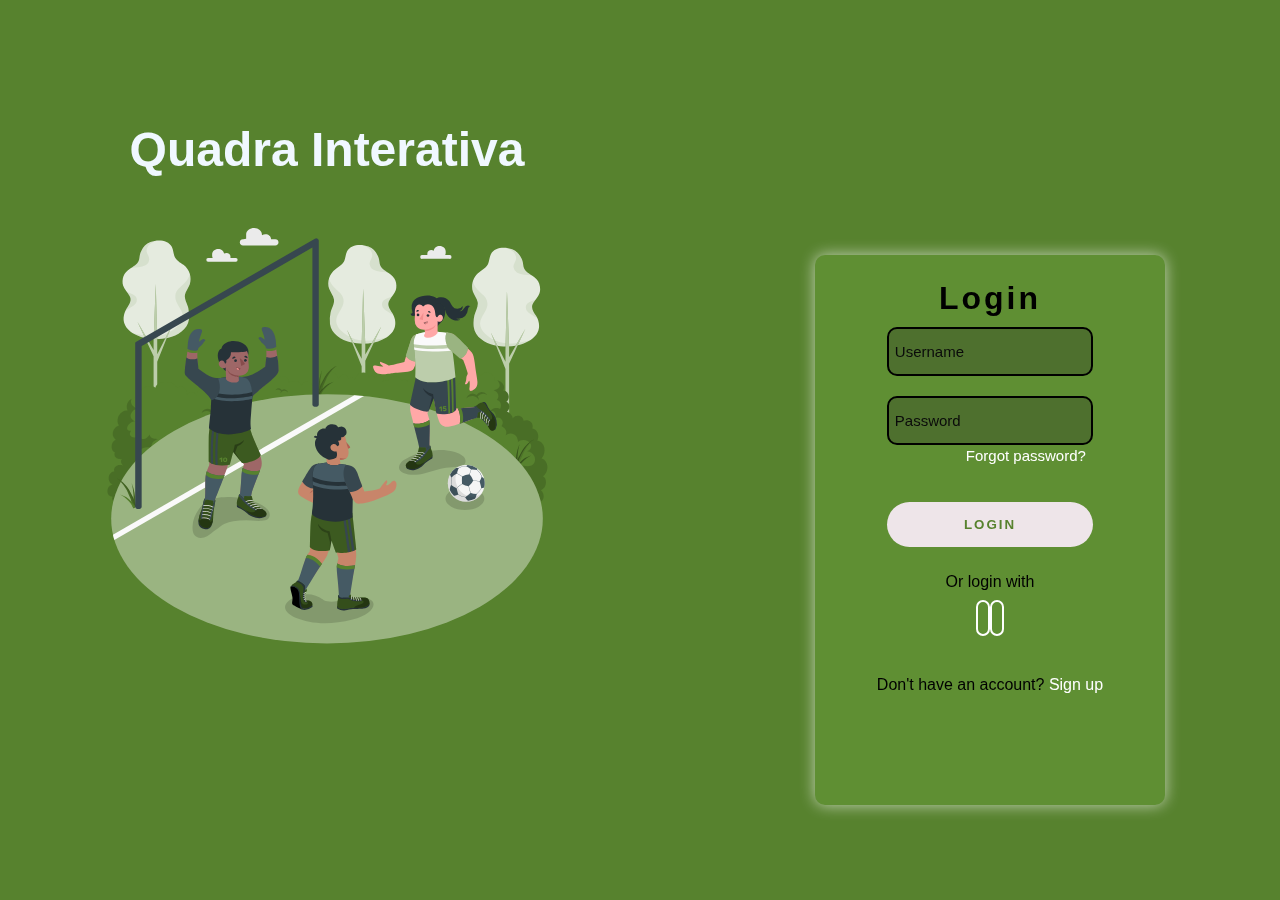
<file: Src/login/index.html>
<!DOCTYPE html>
<html lang="en">
<head>
    <meta charset="UTF-8">
    <meta name="viewport" content="width=device-width, initial-scale=1.0">
    <link rel="stylesheet" href="/Src/login/css/style.css">
    <link rel="stylesheet" href="https://cdnjs.cloudflare.com/ajax/libs/font-awesome/6.5.2/css/all.min.css" integrity="sha512-SnH5WK+bZxgPHs44uWIX+LLJAJ9/2PkPKZ5QiAj6Ta86w+fsb2TkcmfRyVX3pBnMFcV7oQPJkl9QevSCWr3W6A==" crossorigin="anonymous" referrerpolicy="no-referrer" />
    <title>Document</title>
</head>
<body>
    <div class="flip-form" id="FlipForm">
        <div class="left-login">
            <h1>Quadra Interativa</h1>
            <img src="/Src/login/imgs/junior-soccer-animate.svg" class="left-login-image">
        </div>
        <div class="flip-form-inner right">
            <div class="flip-form-front">
                <form action="">
                    <div class="header">
                        <h1>Login</h1>
                    </div>
                    <div class="input-box">
                        <label><i class="fa-solid fa-user"></i> Username</label>
                        <input type="text" required >
                    </div>

                    <div class="input-box">
                        <label><i class="fa-solid fa-lock"></i> Password</label>
                        <input type="password" required >
                        
                    </div>

                    <div class="input-box">
                        <a href="">Forgot password?</a>
                    </div>

                    <div class="input-box">
                        <input type="submit" value="Login" id="btn">
                        
                    </div>

                    <p>Or login with</p>

                    <div class="social-icon">
                        <i class="fa-brands fa-google"></i>
                        <i class="fa-brands fa-facebook"></i>
                    </div>

                    <div class="signup-link">
                        <p>Don't have an account? <a href="#" onclick="flipForm()">Sign up</a> </p>
                    </div>
                </form>
            </div>

            <div class="flip-form-back">
                <form action="">
                    <div class="header">
                        <h1>Sign up</h1>
                    </div>
                    <div class="input-box">
                        <label><i class="fa-solid fa-user"></i> Username/Email</label>
                        <input type="text" required >
                        
                    </div>

                    <div class="input-box">
                        <label><i class="fa-solid fa-lock"></i> Password</label>
                        <input type="password" required >
                        
                    </div>

                    <div class="input-box">
                        <label><i class="fa-solid fa-lock"></i> Confirm Password</label>
                        <input type="password" required>
                        
                    </div>

                    <div class="input-box">
                        <input type="submit" value="Sign up" id="btn">
                    </div>



                    <p>Or Sign up with</p>

                    <div class="social-icon">
                        <i class="fa-brands fa-google"></i>
                        <i class="fa-brands fa-facebook"></i>
                    </div>

                    <div class="signup-link">
                        <p>Already have an account? <a href="#" onclick="flipForm()">Login</a> </p>
                    </div>
                </form>
            </div>
        </div>
    </div>

    <script>
    function flipForm() {
    var form = document.getElementById('FlipForm');
    form.classList.toggle('flipped')
    }
    </script>
</body>
</html>
</file>
<file: Src/login/css/style.css>
* {
    font-family: sans-serif;
}

body {
    background-color: #57822e;
    display: flex;
    justify-content: center;
    align-items: center;
    margin: 0;
    padding: 0;
    box-sizing: border-box;
    min-height: 100vh;
}

.left-login {
    width: 50vw;
    display: flex;
    align-items: center;
    flex-direction: column;
    font-family: "Roboto Condensed", sans-serif;    
    font-weight: 800;
    float: left;
    position: absolute;
    right: 48%;
    top: -85px;
}

.left-login > h1 {
    color: aliceblue;
    font-size: 3em;
    font-weight: 700;

}
.left-login-image {
    width: 35vw;
    float: left;
}

.flip-form {
    background-color: transparent;
    width: 350px;
    height: 550px;
    perspective: 1000px;
    margin: auto;
    position: absolute;

}

.flip-form-inner {
    width: 100%;
    height: 100%;
    display: flex;
    justify-content: center;
    text-align: center;
    transition: transform 0.6s;
    transform-style: preserve-3d;
    position: absolute;
    left: 100%;
    top: 30%;
}

.flip-form-front,.flip-form-back {
    width: 100%;
    height: 100%;
    position: absolute;
    backface-visibility: hidden;
    padding: 25px 20px;
    top: -85px;
}

.flip-form-front {
    background: #5f8f33; 
    color: rgb(0, 0, 0);
    border-radius: 10px;
     box-shadow: 0 0 3.2px #0c0c0c, 
                0 0 3.2px #000000, 
                0 0 20.8px #57822e,
                inset 0 0 20.8px #57822e;
                display: flex;
                align-items: center;
                flex-direction: column;
                box-sizing: border-box;
                box-shadow: 0px 0px 15px #ffffffa8;
}

.flip-form-back {
    background: #5f8f33; 
    color: rgb(0, 0, 0);
    border-radius: 10px;
    box-shadow: 0 0 3.2px #0c0c0c, 
    0 0 3.2px #000000, 
    0 0 20.8px #57822e,
    inset 0 0 20.8px #57822e;
    display: flex;
    align-items: center;
    flex-direction: column;
    box-sizing: border-box;
    box-shadow: 0px 0px 15px #ffffffa8;
    transform: rotateY(180deg);            
}

.flipped .flip-form-inner {
    transform: rotateY(180deg);
}

.header h1 {
    color: rgb(0, 0, 0);
    font-weight: 800;
    margin: 0;
    font-family: "Roboto Condensed", sans-serif;    
    font-weight: 800;
    letter-spacing: 3px;
}

.input-box {
    display: flex;
    flex-direction: column;
    justify-content: center;
    align-items: flex-start;
    font-family: "Roboto Condensed", sans-serif;
    padding: 10px;
}

.input-box > label {
    margin-left: 8px;
    font-size: 15px;  
    color: #000000;
    position: absolute;
    transition: .2s ease-in-out;
}

.input-box input:focus ~ label,
.input-box input:valid ~ label {
    position: absolute;
    top: 10px;
    left: 20px;
    background: #ffffff75;
    padding: 3px 5px;
    font-size: 13px;
    color: #57822e;
}

.input-box > input  {
    width: 100%;
    border: 2px solid #000000;
    border-radius: 10px;
    padding: 15px;
    outline: none;
    background: #24232348;
    color: rgb(255, 255, 255);
    box-sizing: border-box; 
    padding-inline: 10px;
    margin: 0;
    position: relative;

}

.input-box a {
    position: relative;
    bottom:18px;
    left: 79px;
    color: #ffffff;
    text-decoration: none;
    font-size: 15px;
    transition: all .2s;
}

.input-box a:hover {
    text-decoration:underline;
    color: #000000;
}

#btn {
    width: 100%;
    height: 5vh;
    /* padding: 16px 0px; */
    border-radius: 25px;
    border: none;
    text-transform: uppercase;
    font-weight: 900;
    cursor: pointer;
    letter-spacing: 2px;
    color: #57822e;
    background: #eee5e9;
    display: flex;
    align-items: center;
    justify-content: center;
    font-family: "Roboto Condensed", sans-serif;
    transition: all .5s;
}

#btn:hover {
    background: #000000;
    color: #eee5e9;
    display: flex;
    justify-content: center;
}

.fa-brands {
    width: 30px;
    position: relative;
    font-size: 20px;
    border: 2px solid #fff;
    border-radius: 8px;
    padding: 5px;
    cursor: pointer;
    background: #5f8f33;
    color: #eee5e9;
    transition: all .5s;
}

.fa-brands:hover {
    border: 2px solid #ffffff;
    color: #5f8f33;
    background: #000;
}

.login-link a, .signup-link a {
    color: #ffffff;
    text-decoration: none;
}

.signup-link {
    position: relative;
    top: 30px;
}

.signup-link a:hover {
    text-decoration: underline;
    color: #000000;
}
</file>
